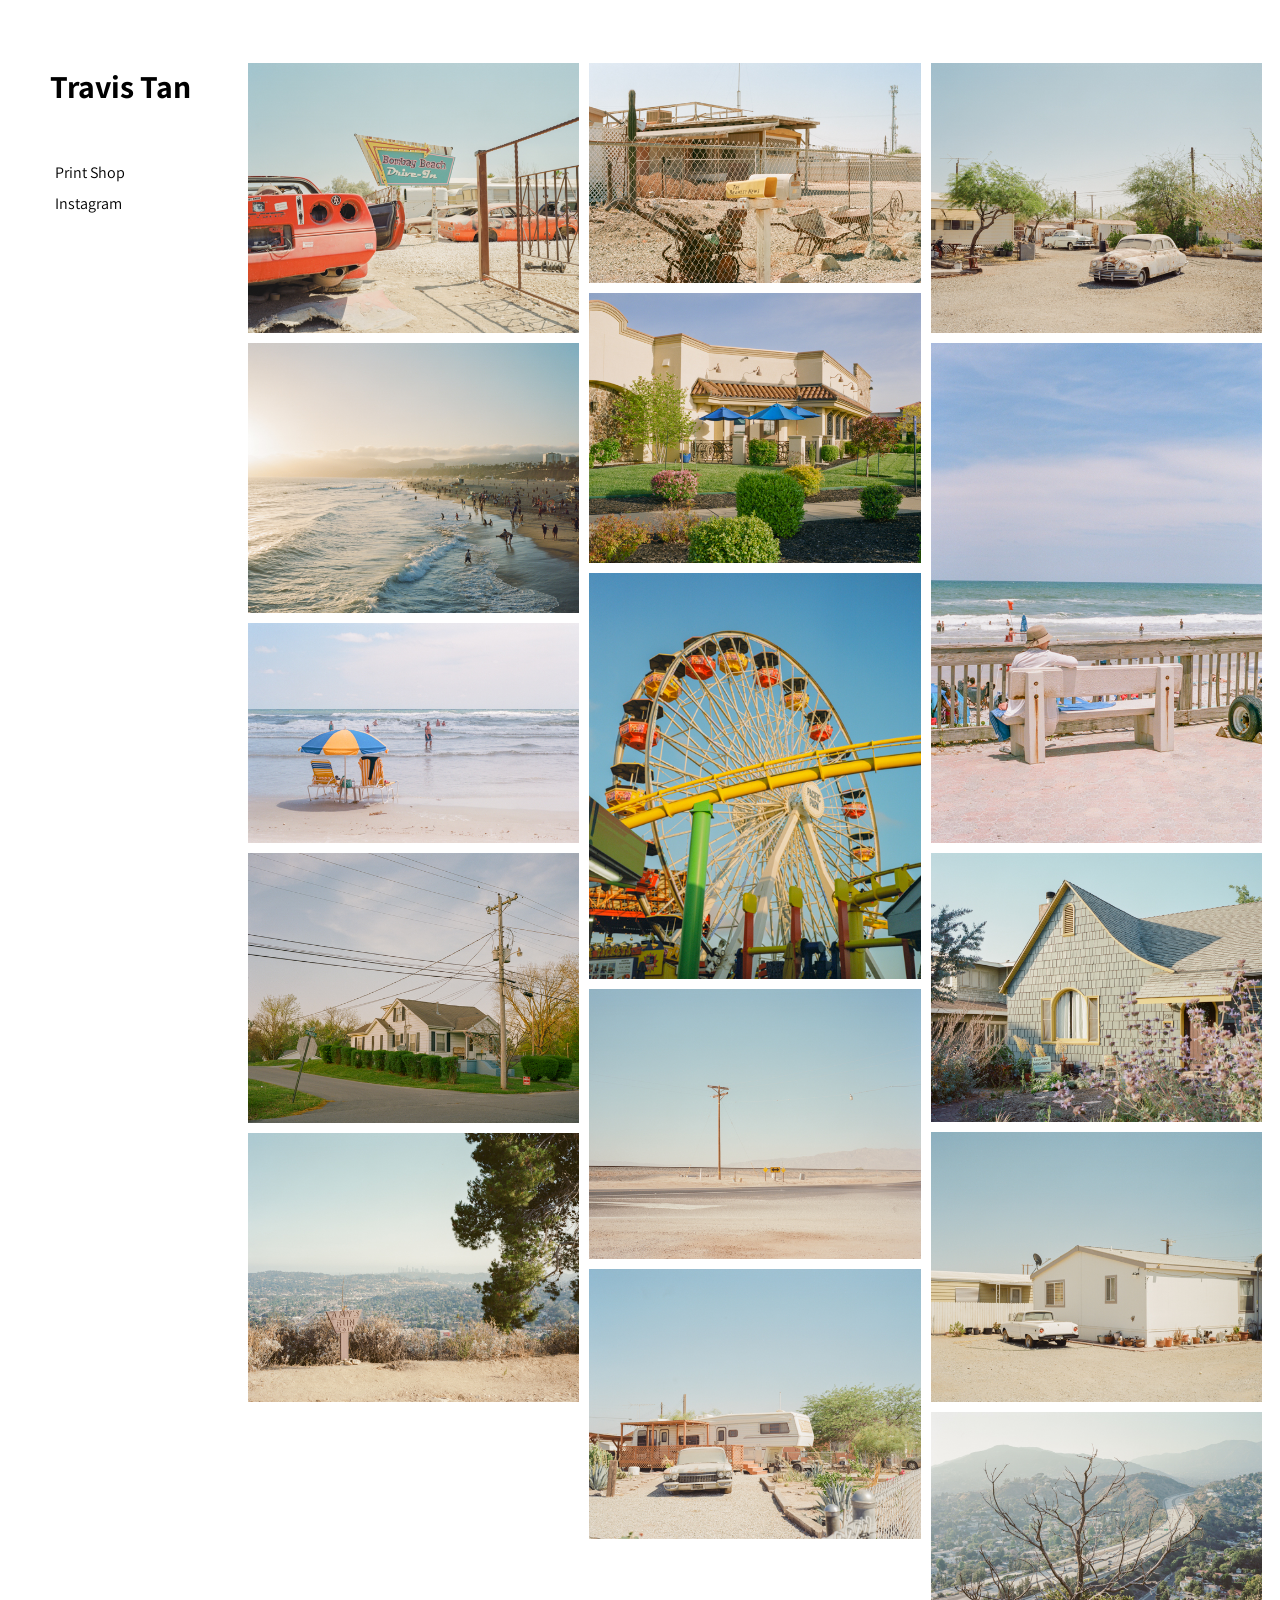
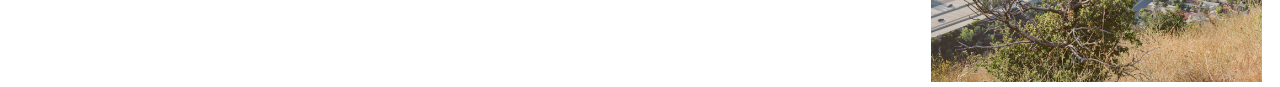
<file: index.html>
<html lang="en">
<head>
  <meta charset="UTF-8">
  <meta http-equiv="X-UA-Compatible" content="IE=edge">
  <meta name="viewport" content="width=device-width, initial-scale=1.0">
  <link rel="stylesheet" href="style.css">
  <link rel="preconnect" href="https://fonts.googleapis.com">
  <link rel="preconnect" href="https://fonts.gstatic.com" crossorigin>
  <link href="https://fonts.googleapis.com/css2?family=Assistant:wght@400;700&display=swap" rel="stylesheet">
  <link rel="stylesheet" href="https://fonts.googleapis.com/css2?family=Material+Symbols+Outlined:opsz,wght,FILL,GRAD@48,400,0,0" />
  <title>Travis Tan</title>
</head>
<a id="top"></a>
<body class="flex">
  <div class="headwrap">
    <div id="headwrapper">
      <div class="banner">
        <h1>Travis Tan</h1> 
        <a href="https://travistan.darkroom.tech/" target="_blank">Print Shop</a>
        <a href="https://www.instagram.com/travistandres/" target="_blank">Instagram</a>
      </div>
    </div>
  </div>

  <div class="photos">
    <div id="column">
      <img src="/photos/BB05.jpg" alt="">
      <img src="/photos/SM01.jpg" alt="">
      <img src="/photos/DB01.jpg" alt="">
      <img src="/photos/M01.jpg" alt="">
      <img src="/photos/G01.jpg" alt="">
    </div>
    <div id="column">
      <img src="/photos/BB06.jpg" alt="">
      <img src="/photos/M02.jpg" alt="">
      <img src="/photos/SM02.jpg" alt="">
      <img src="/photos/BB04.jpg" alt="">
      <img src="/photos/BB03.jpg" alt="">
    </div>
    <div id="column">
      <img src="/photos/BB01.jpg" alt="">
      <img src="/photos/DB02.jpg" alt="">
      <img src="/photos/ER01.jpg" alt="">
      <img src="/photos/BB02.jpg" alt="">
      <img src="/photos/G02.jpg" alt="">
    </div>
  </div>
  <div class="top">
    <a href="#top"><span class="material-symbols-outlined" style="font-size: 50px;">
      keyboard_arrow_up
      </span></a>
  </div>
</body>
</html>
</file>
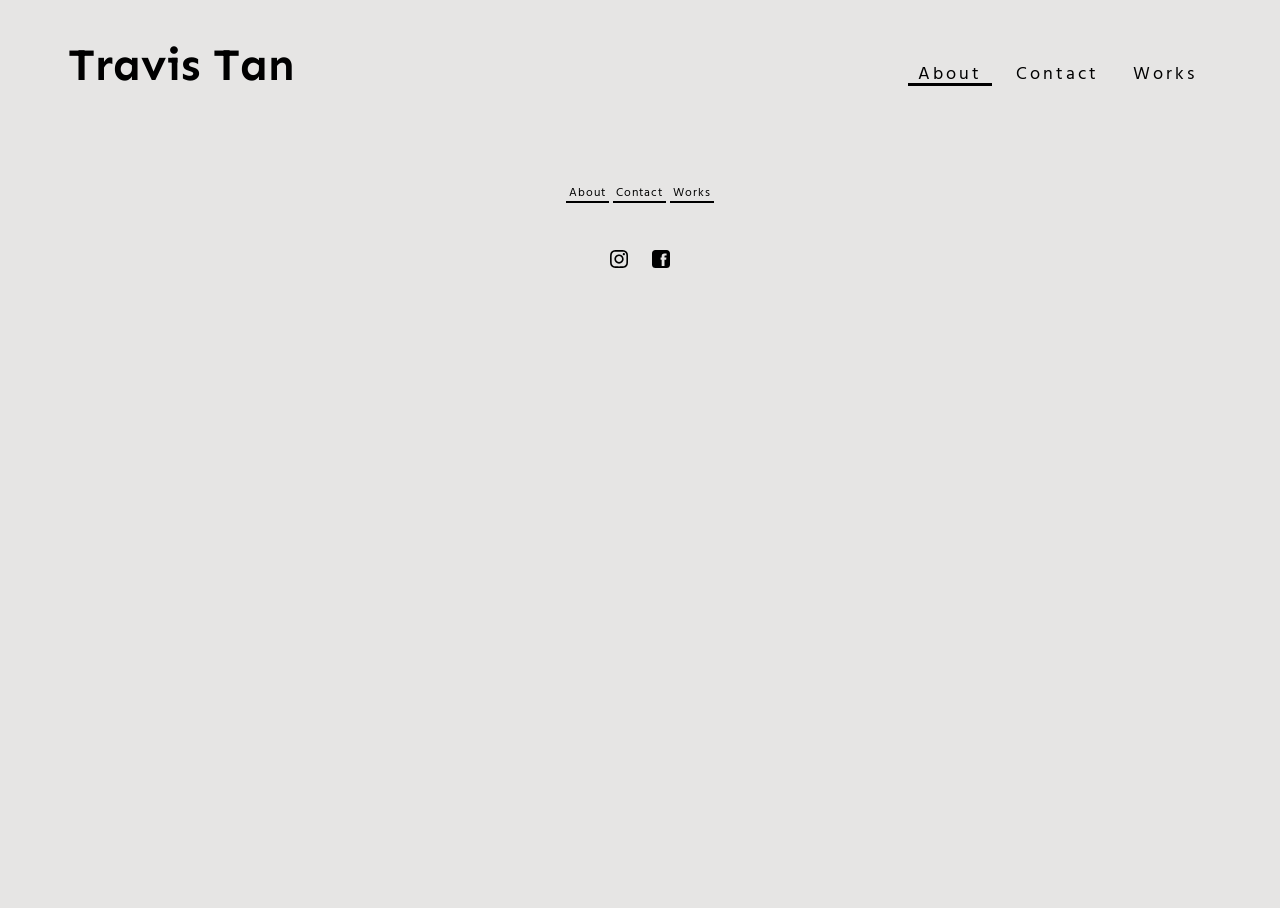
<file: docs/about.html>
<!DOCTYPE html>
<html lang="en">
<head>
  <meta charset="UTF-8">
  <meta http-equiv="X-UA-Compatible" content="IE=edge">
  <meta name="viewport" content="width=device-width, initial-scale=1.0">
  <title>About</title>
  <link rel="stylesheet" href="css/main.css">
  <link rel="preconnect" href="https://fonts.gstatic.com">
  <link href="https://fonts.googleapis.com/css2?family=Hind+Vadodara:wght@500&family=Sen&display=swap" rel="stylesheet">
</head>
<body>
  <header>
    <div class="topbar">
      <div class="title">
        <h2><a href="index.html">Travis Tan</a></h2>
      </div>

      <nav>
        <ul>
          <li><a href="about.html" class="active">About</a></li>
          <li><a href="contact.html">Contact</a></li>
          <li><a href="works.html">Works</a></li>
        </ul>
      </nav>
    </div>
  </header>

  <div class="footer">
    <a href="about.html" class="active2">About</a>
    <a href="contact.html" class="active2">Contact</a>
    <a href="works.html" class="active2">Works</a>
    <br><br><br>
    <a href="https://www.instagram.com/travistandres/?hl=en" target="_blank"> <img src="images/iglogo.svg"> </a>
    <a href="https://www.facebook.com/travistandres/" target="_blank"><img src="images/fbicon.svg"></a>
  </div>
</body>
</html>
</file>
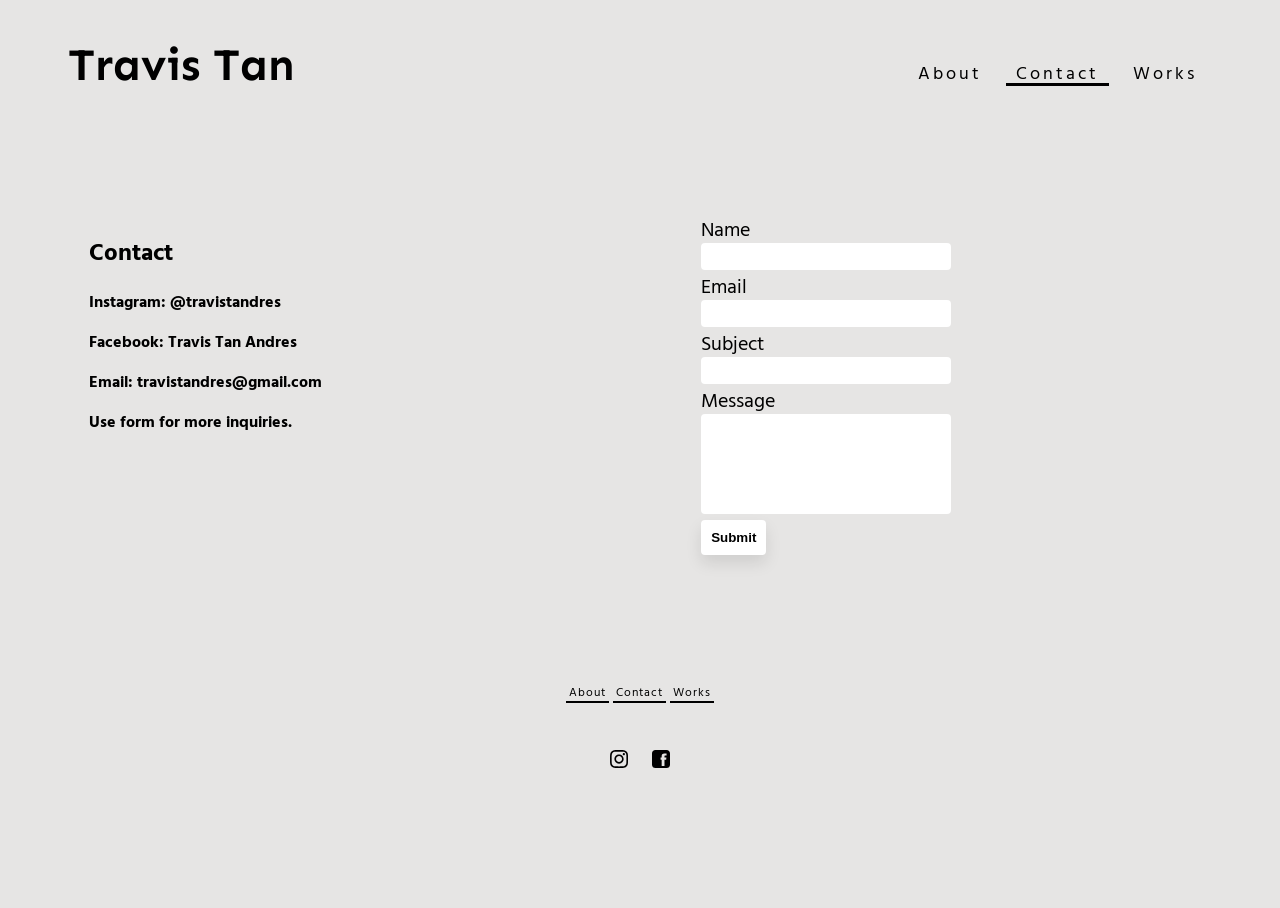
<file: docs/contact.html>
<!DOCTYPE html>
<html lang="en">
<head>
  <meta charset="UTF-8">
  <meta http-equiv="X-UA-Compatible" content="IE=edge">
  <meta name="viewport" content="width=device-width, initial-scale=1.0">
  <title>Contact</title>
  <link rel="stylesheet" href="css/main.css">
  <link rel="stylesheet" href="css/form.css">
  <link rel="preconnect" href="https://fonts.gstatic.com">
  <link href="https://fonts.googleapis.com/css2?family=Hind+Vadodara:wght@500&family=Sen&display=swap" rel="stylesheet">
</head>
<body>
  <header>
    <div class="topbar">
      <div class="title">
        <h2><a href="index.html">Travis Tan</a></h2>
      </div>

      <nav>
        <ul>
          <li><a href="about.html">About</a></li>
          <li><a href="contact.html" class="active">Contact</a></li>
          <li><a href="works.html">Works</a></li>
        </ul>
      </nav>
    </div>
  </header>

  <div class="wrapper">
    <div class="content">
      <h2>Contact</h2>
      <p>Instagram: @travistandres</p>
      <p>Facebook: Travis Tan Andres</p>
      <p>Email: travistandres@gmail.com</p>
      <p>Use form for more inquiries.</p>
    </div>
    <div class="contentform">
      <form class="form">
        <label for="name">Name</label>
        <input type="text" id="name" name="name" required>
        <br>
        <label for="email">Email</label>
        <input type="email" id="email" name="email" required>
        <br>
        <label for="Subject">Subject</label>
        <input type="text" id="subject" name="subject">
        <br>
        <label for="message">Message</label>
        <textarea name="message"></textarea>
        <br>
        <input type="submit" formmethod="post">
      </form>
    </div>
  </div>

  <div class="footer">
    <a href="about.html" class="active2">About</a>
    <a href="contact.html" class="active2">Contact</a>
    <a href="works.html" class="active2">Works</a>
    <br><br><br>
    <a href="https://www.instagram.com/travistandres/?hl=en" target="_blank"> <img src="images/iglogo.svg"> </a>
    <a href="https://www.facebook.com/travistandres/" target="_blank"><img src="images/fbicon.svg"></a>
  </div>
</body>
</html>
</file>
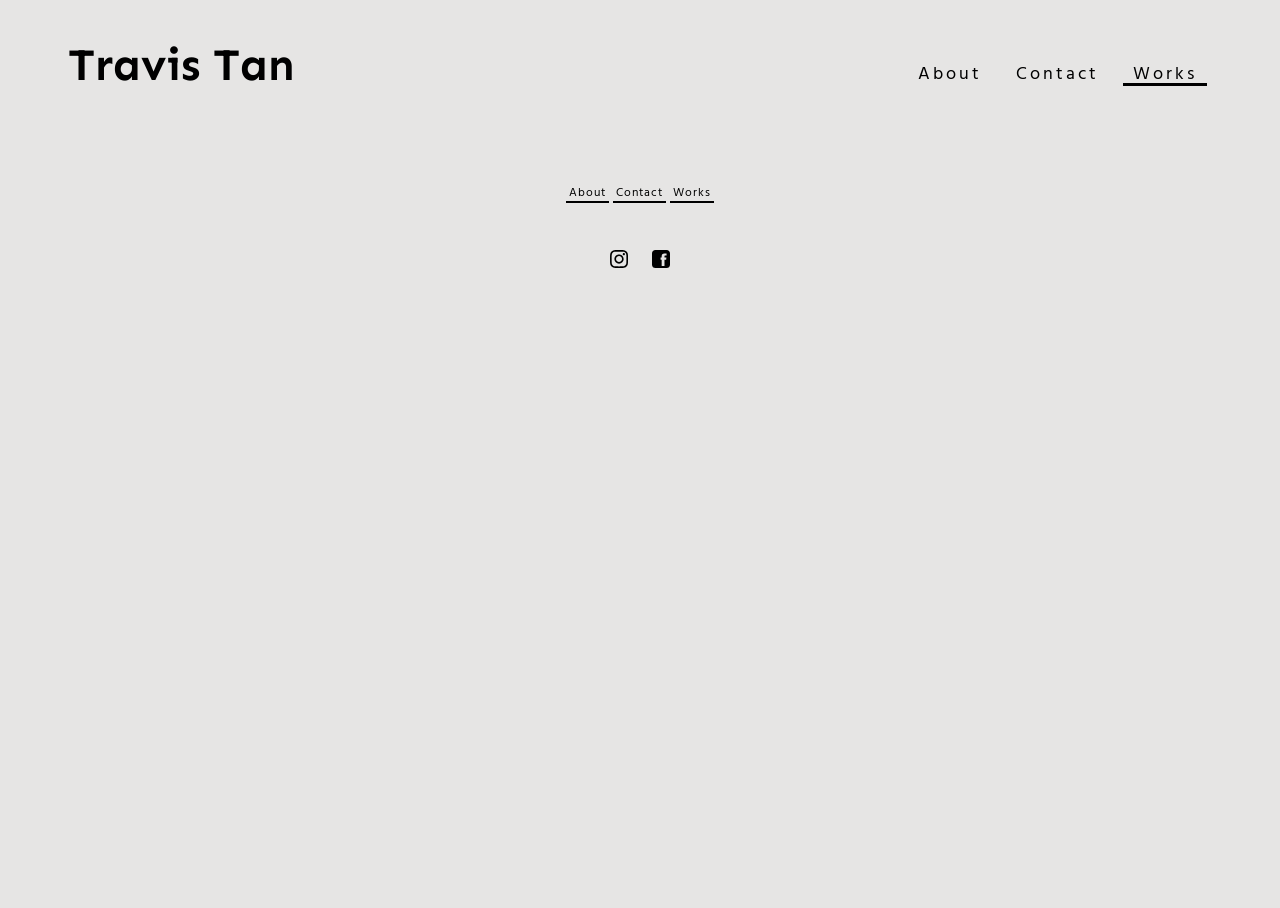
<file: docs/works.html>
<!DOCTYPE html>
<html lang="en">
<head>
  <meta charset="UTF-8">
  <meta http-equiv="X-UA-Compatible" content="IE=edge">
  <meta name="viewport" content="width=device-width, initial-scale=1.0">
  <title>Works</title>
  <link rel="stylesheet" href="css/main.css">
  <link rel="preconnect" href="https://fonts.gstatic.com">
  <link href="https://fonts.googleapis.com/css2?family=Hind+Vadodara:wght@500&family=Sen&display=swap" rel="stylesheet">
</head>
<body>
  <header>
    <div class="topbar">
      <div class="title">
        <h2><a href="index.html">Travis Tan</a></h2>
      </div>

      <nav>
        <ul>
          <li><a href="about.html">About</a></li>
          <li><a href="contact.html">Contact</a></li>
          <li><a href="works.html" class="active">Works</a></li>
        </ul>
      </nav>
    </div>
  </header>

  <div class="footer">
    <a href="about.html" class="active2">About</a>
    <a href="contact.html" class="active2">Contact</a>
    <a href="works.html" class="active2">Works</a>
    <br><br><br>
    <a href="https://www.instagram.com/travistandres/?hl=en" target="_blank"> <img src="images/iglogo.svg"> </a>
    <a href="https://www.facebook.com/travistandres/" target="_blank"><img src="images/fbicon.svg"></a>
  </div>
</body>
</html>
</file>
<file: style.css>
.flex{
  display: flex;
  flex-direction:row ;
}

.banner {
  top: 60px;
  left: 50px;
  width: 150px;
  font-family: 'Assistant', sans-serif;
  position: fixed;
  display: flex;
  flex-direction: column;
}

.headwrap {
  display: block;
  width: 220px;
}

h1 {
  margin-top: 5px;
  margin-bottom: 50px;
}
a {
  margin: 5px;
  text-decoration: none;
  color: black;
}

#headwrapper {
  width: 220px;
}

.photos {
  margin-top: 50px;
  margin-bottom: 40px;
  display: flex;
  flex-wrap: wrap;
  justify-content: center;
}

#column {
  display: flex;
  flex-direction: column;
  width: 33%;
}

img {
  max-width: 100%;
  height: auto;
  padding: 5px;
  pointer-events: none;
}

.top {
  display: none;
}

@media only screen and (max-width: 600px) {
  .flex {
    flex-direction: column;
  }
  .headwrap {
    display: block;
    width: 100%;
  }

  .banner {
    position: initial;
    display: flex;
    align-items: center;
    width: 100%;
    margin-top: 25px;
  }

  #headwrapper {
    display: block;
    width: 100%;
  }
  .photos {
    display: block;
    width: 100%;
    margin-top: 30px;
  }

  #column {
    width: 100%;
  }

  h1 {
    margin-bottom: 25px;
  }

  .top {
    display: flex;
    justify-content: center;
    height: 50px;
    font-size: 50px;
    margin-bottom: 25px;
  }

}
</file>
<file: docs/css/main.css>
* {
  box-sizing: border-box;
}

body,
html {
  height: 100%;
}
body {
  background-color: rgb(230, 229, 228);
  font-family: "Hind Vadodara", sans-serif;
}

header {
  padding-bottom: 100px;
}

.topbar {
  display: block;
}

.title {
  float: left;
  margin-top: 10px;
  padding-left: 60px;
}

.title a {
  text-decoration: none;
  font-size: 45px;
  letter-spacing: 0px;
  font-family: "Sen", sans-serif;
  color: black;
}

nav {
  float: right;
  line-height: 0px;
  padding: 15px;
  right: 20px;
  margin-top: 40px;
  margin-right: 40px;
}

nav a {
  text-align: center;
  text-decoration: none;
  letter-spacing: 3px;
  font-size: 18px;
  padding: 10px;
  font-family: "Hind Vadodara", sans-serif;
  color: black;
  display: inline-block;
}

ul {
  margin: 0%;
}

nav li {
  display: inline-block;
  position: relative;
  padding: 0px;
  margin-right: 10px;
  height: 100%;
}

nav li:after {
  content: "";
  display: block;
  margin: auto;
  height: 3px;
  width: 0px;
  background: transparent;
  transition: width 0.5s ease, background-color 0.5s ease;
}
nav li:hover:after {
  width: 100%;
  background: black;
}

.active {
  border-bottom: 3px solid black;
}

.slideshow {
  width: 100%;
  height: 600px;
  margin: 0px auto;
  margin-top: 70px;
  display: block;
}

.mySlides {
  margin: 0px auto;
  width: 75%;
  height: 100%;
  text-align: center;
  display: inline-block;
  position: relative;
}

.align {
  float: left;
}

.arrowprev {
  text-align: end;
}

.arrownext {
  text-align: start;
}

.arrow a {
  cursor: pointer;
  font-size: 24px;
}

.arrow {
  width: 12.5%;
  display: block;
  padding-top: 300px;
  padding-bottom: 300px;
  height: 600px;
}

.mySlides img {
  max-height: 100%;
  max-width: 100%;
  width: auto;
  height: auto;
  position: absolute;
  top: 0;
  bottom: 0;
  left: 0;
  right: 0;
  margin: auto;
}

.fade {
  -webkit-animation-name: fade;
  -webkit-animation-duration: 0.5s;
  animation-name: fade;
  animation-duration: 0.5s;
}

@-webkit-keyframes fade {
  from {
    opacity: 0.4;
  }
  to {
    opacity: 1;
  }
}

@keyframes fade {
  from {
    opacity: 0.4;
  }
  to {
    opacity: 1;
  }
}

.slideshow:after {
  content: "";
  display: table;
  clear: both;
}

.footer {
  display: block;
  padding: 10px;
  text-align: center;
  margin-top: 60px;
  height: auto;
  padding-bottom: 120px;
}

.active2 {
  border-bottom: 2px solid black;
  text-align: center;
  text-decoration: none;
  letter-spacing: 1px;
  font-size: 12px;
  padding: 3px;
  font-family: "Hind Vadodara", sans-serif;
  color: black;
  padding-bottom: 1px;
}

.footer a {
  text-decoration: none;
}

.footer img {
  width: 18px;
  height: 18px;
  margin-left: 10px;
  margin-right: 10px;
}

.content p {
  font-weight: 800;
}

@media screen and (max-width: 800px) {
  .mySlides {
    margin: 0px auto;
    width: 75%;
    height: 100%;
    text-align: center;
    display: inline-block;
    position: relative;
  }

  .mySlides img {
    max-height: 100%;
    max-width: 100%;
    width: auto;
    height: auto;
    position: absolute;
    top: 0;
    bottom: 0;
    left: 0;
    right: 0;
    margin: auto;
  }

  nav ul {
    padding: 0%;
  }

  nav li {
    margin: 0%;
  }

  nav li:hover:after {
    width: 0%;
    background: black;
  }
}

@media screen and (max-width: 426px) {
  header {
    padding-bottom: 0px;
  }

  .title,
  nav {
    float: none;
    text-align: center;
    margin: 0%;
    padding: 0%;
  }

  .title {
    padding-bottom: 5%;
  }
  nav a {
    text-align: center;
  }

  .slideshow {
    margin: 0%;
  }
}
</file>
<file: docs/css/form.css>
* {
  box-sizing: border-box;
}

.wrapper {
  width: 100%;
  height: 500px;
  padding: 20px;
  margin-top: 20px;
  display: inline-block;
  flex-direction: row;
  justify-content: center;
  flex-wrap: wrap;
}

.content,
.contentform {
  float: left;
  vertical-align: middle;
  margin: 0%;
  width: 50%;
}

.contentform {
  display: block;
  padding-bottom: 10px;
  color: black;
  padding: 5%;
  height: 100%;
}

.content {
  display: block;
  padding: 5%;
  font-size: 16px;
  height: 100%;
}

input[type="text"],
input[type="email"] {
  width: 250px;
  padding-left: 5px;
  box-sizing: border-box;
  border: 2px solid white;
  border-radius: 4px;
  -webkit-transition: 0.5s;
  transition: 0.5s;
  outline: none;
  font-size: 18px;
  background-color: white;
}

input[type="submit"] {
  padding: 8px;
  border: 2px solid white;
  border-radius: 4px;
  box-sizing: border-box;
  box-shadow: 0px 8px 16px 0px rgba(0, 0, 0, 0.1);
  font-weight: bold;
  background-color: white;
  -webkit-transition: 0.5s;
  transition: 0.5s;
  outline: none;
}

input[type="submit"]:active {
  border: white;
}

input[type="text"]:focus {
  border: 2px solid black;
}

input[type="email"]:focus {
  border: 2px solid black;
}

input[type="submit"]:hover {
  background-color: rgb(216, 147, 204);
  color: white;
  border: 2px solid rgb(216, 147, 204);
  -webkit-transition: 0.5s;
  transition: 0.5s;
  outline: none;
  cursor: pointer;
}

label {
  display: block;
  font-size: 20px;
}

textarea {
  width: 250px;
  height: 100px;
  padding: 5px;
  border: 2px solid white;
  border-radius: 4px;
  font-size: 18px;
  -webkit-transition: 0.5s;
  transition: 0.5s;
  resize: none;
  outline: none;
  overflow: hidden;
  background-color: white;
}

textarea:focus {
  border: 2px solid black;
}

.wrapper:after {
  content: "";
  display: table;
  clear: both;
}

.footer {
  padding: 20px;
  text-align: center;
  border-radius: 8px;
  margin-top: 20px;
}

/* responsive layout when 400px or less stack nav links */
@media screen and (max-width: 426px) {
  input[type="text"],
  input[type="email"],
  textarea {
    float: none;
    width: 100%;
    display: block;
  }

  input[type="submit"] {
    display: block;
    margin: auto;
  }

  .wrapper {
    height: auto;
    margin-top: 0%;
  }

  .content,
  .contentform {
    float: none;
    width: 100%;
  }

  .content {
    height: 70%;
  }

  .footer {
    padding-top: 20px;
  }
}
</file>
